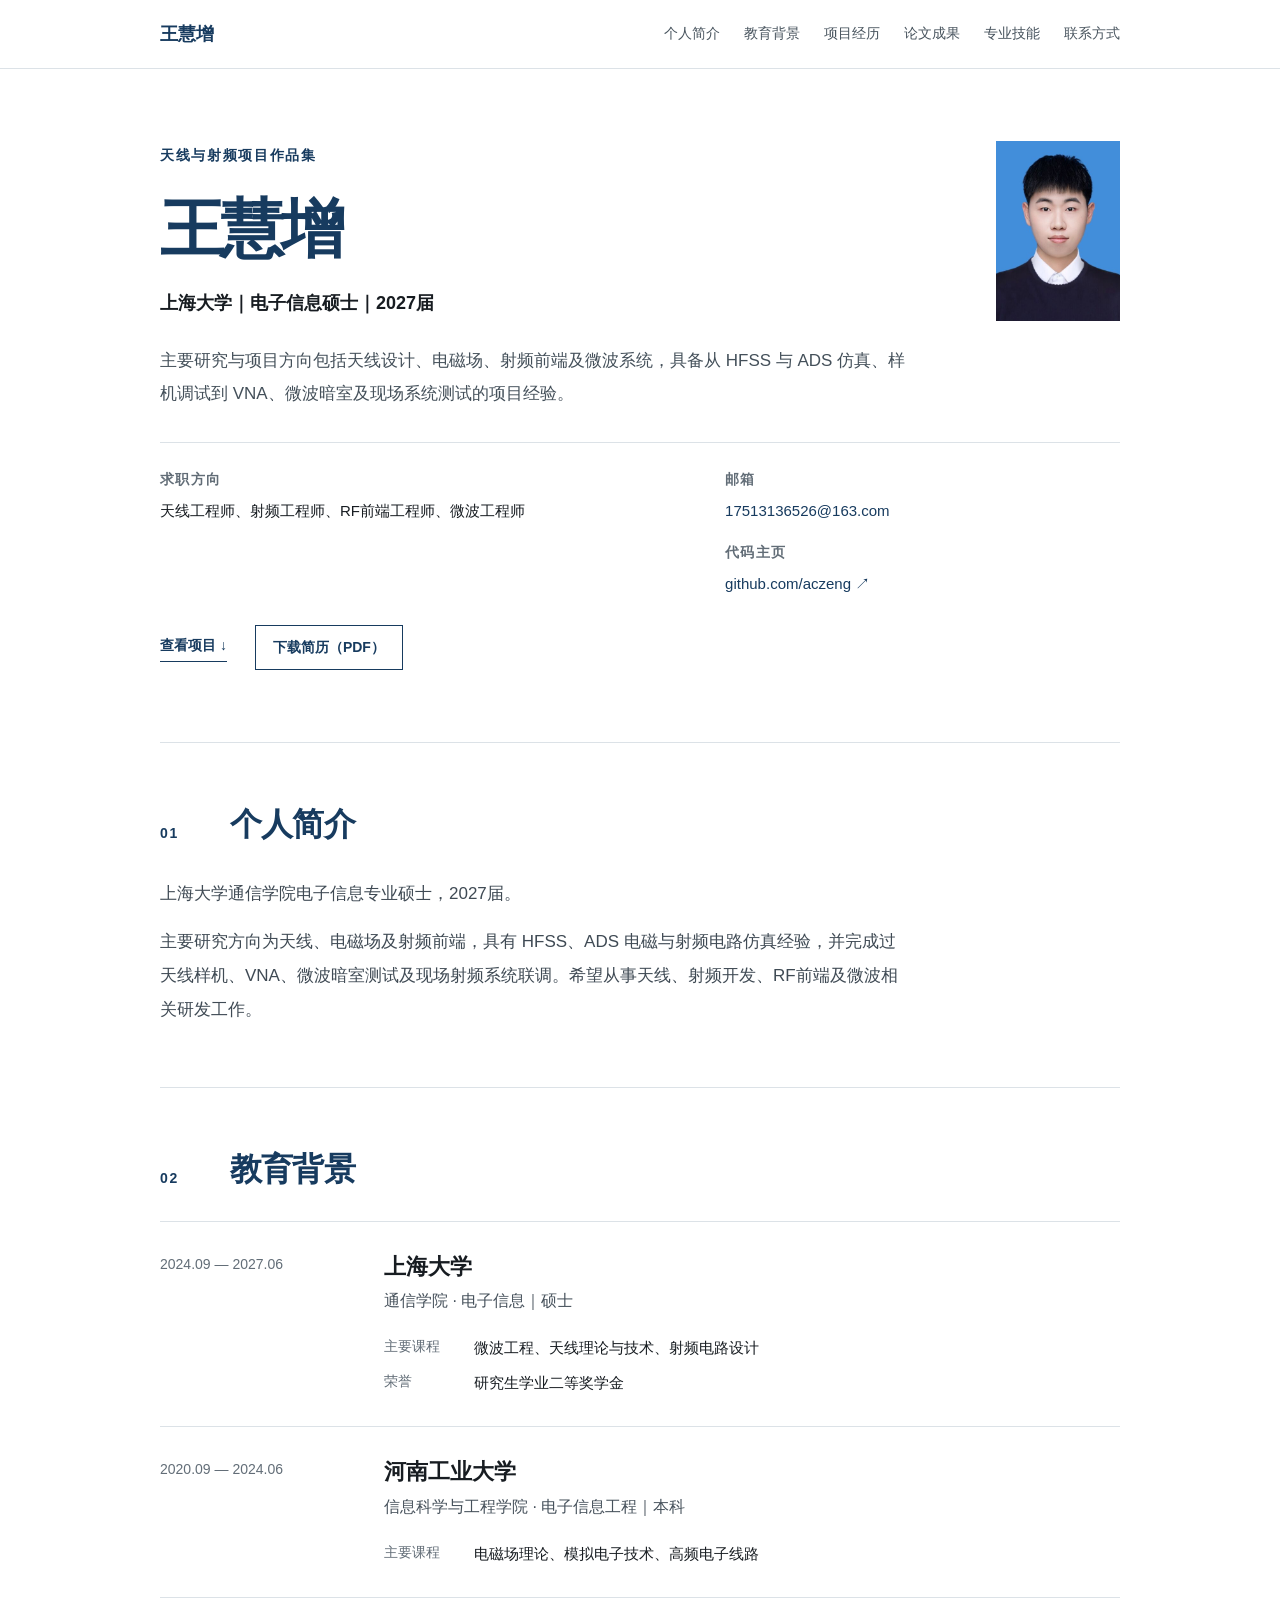
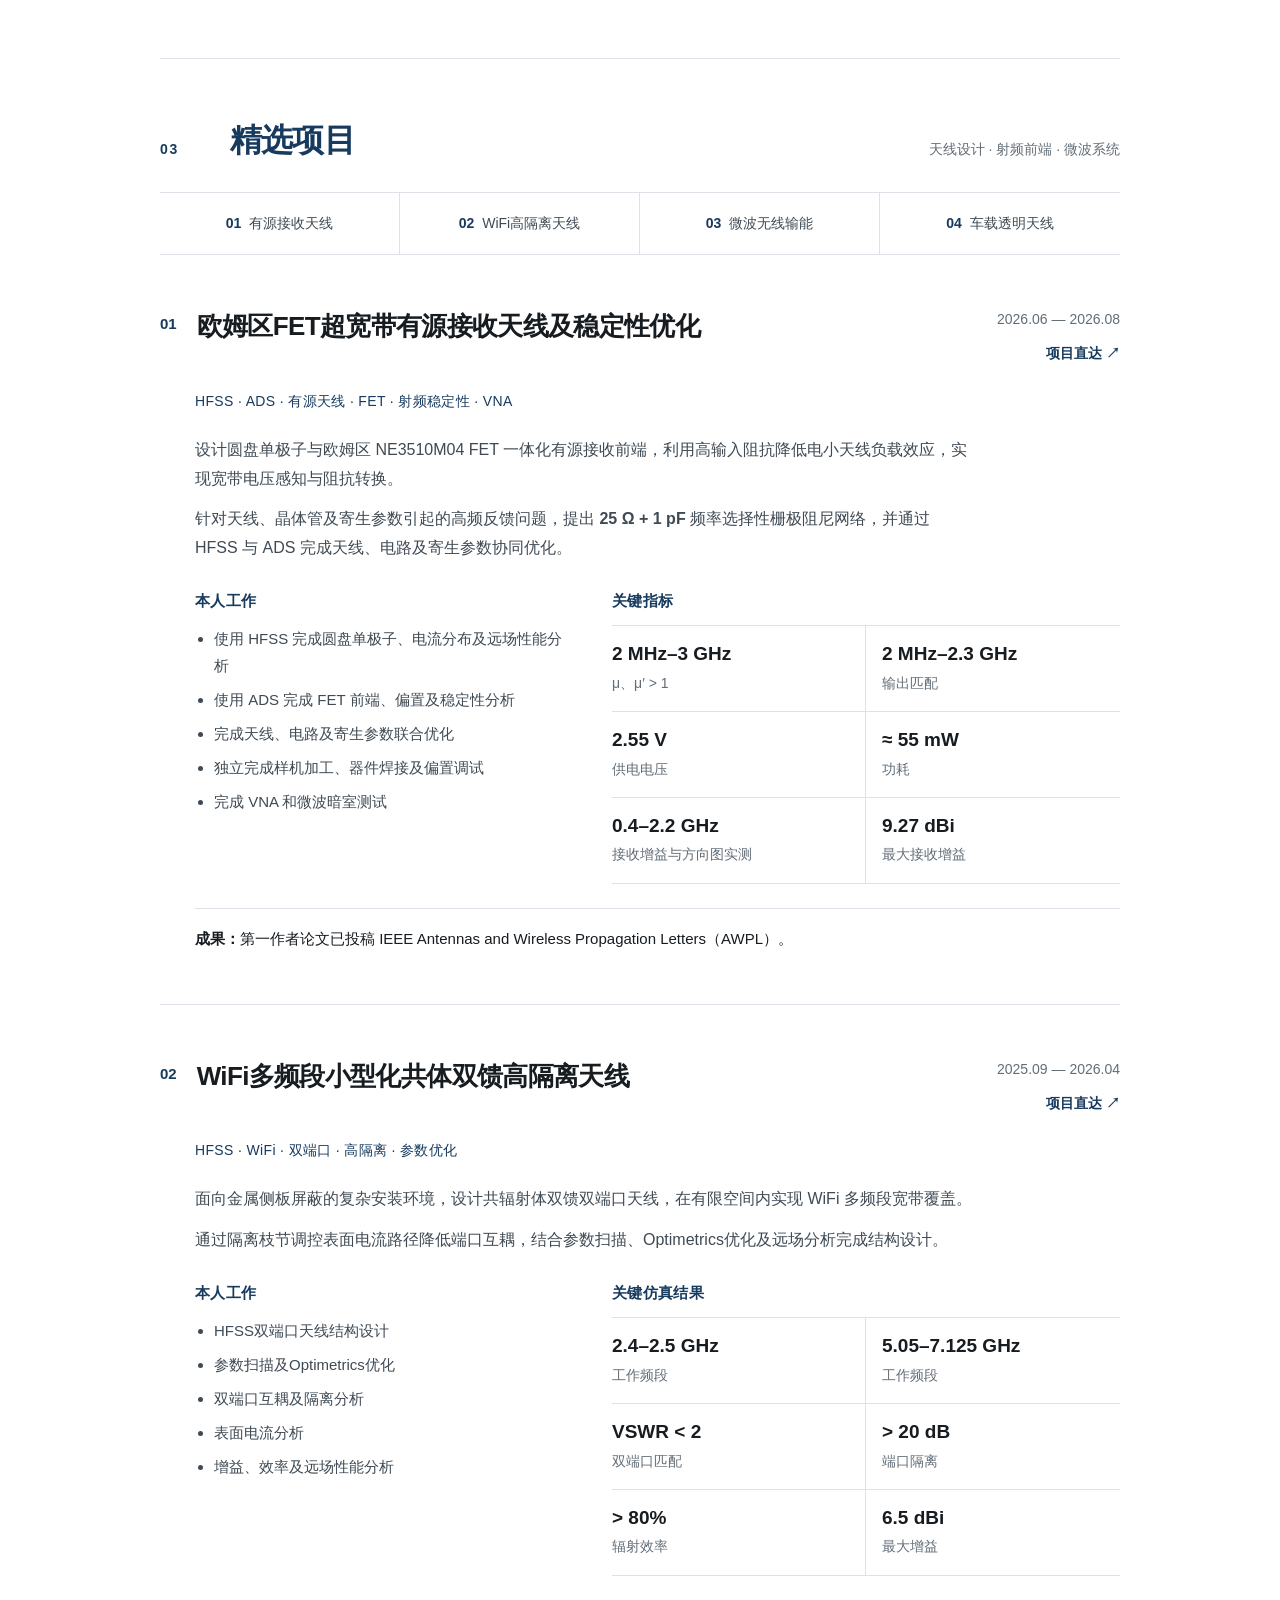
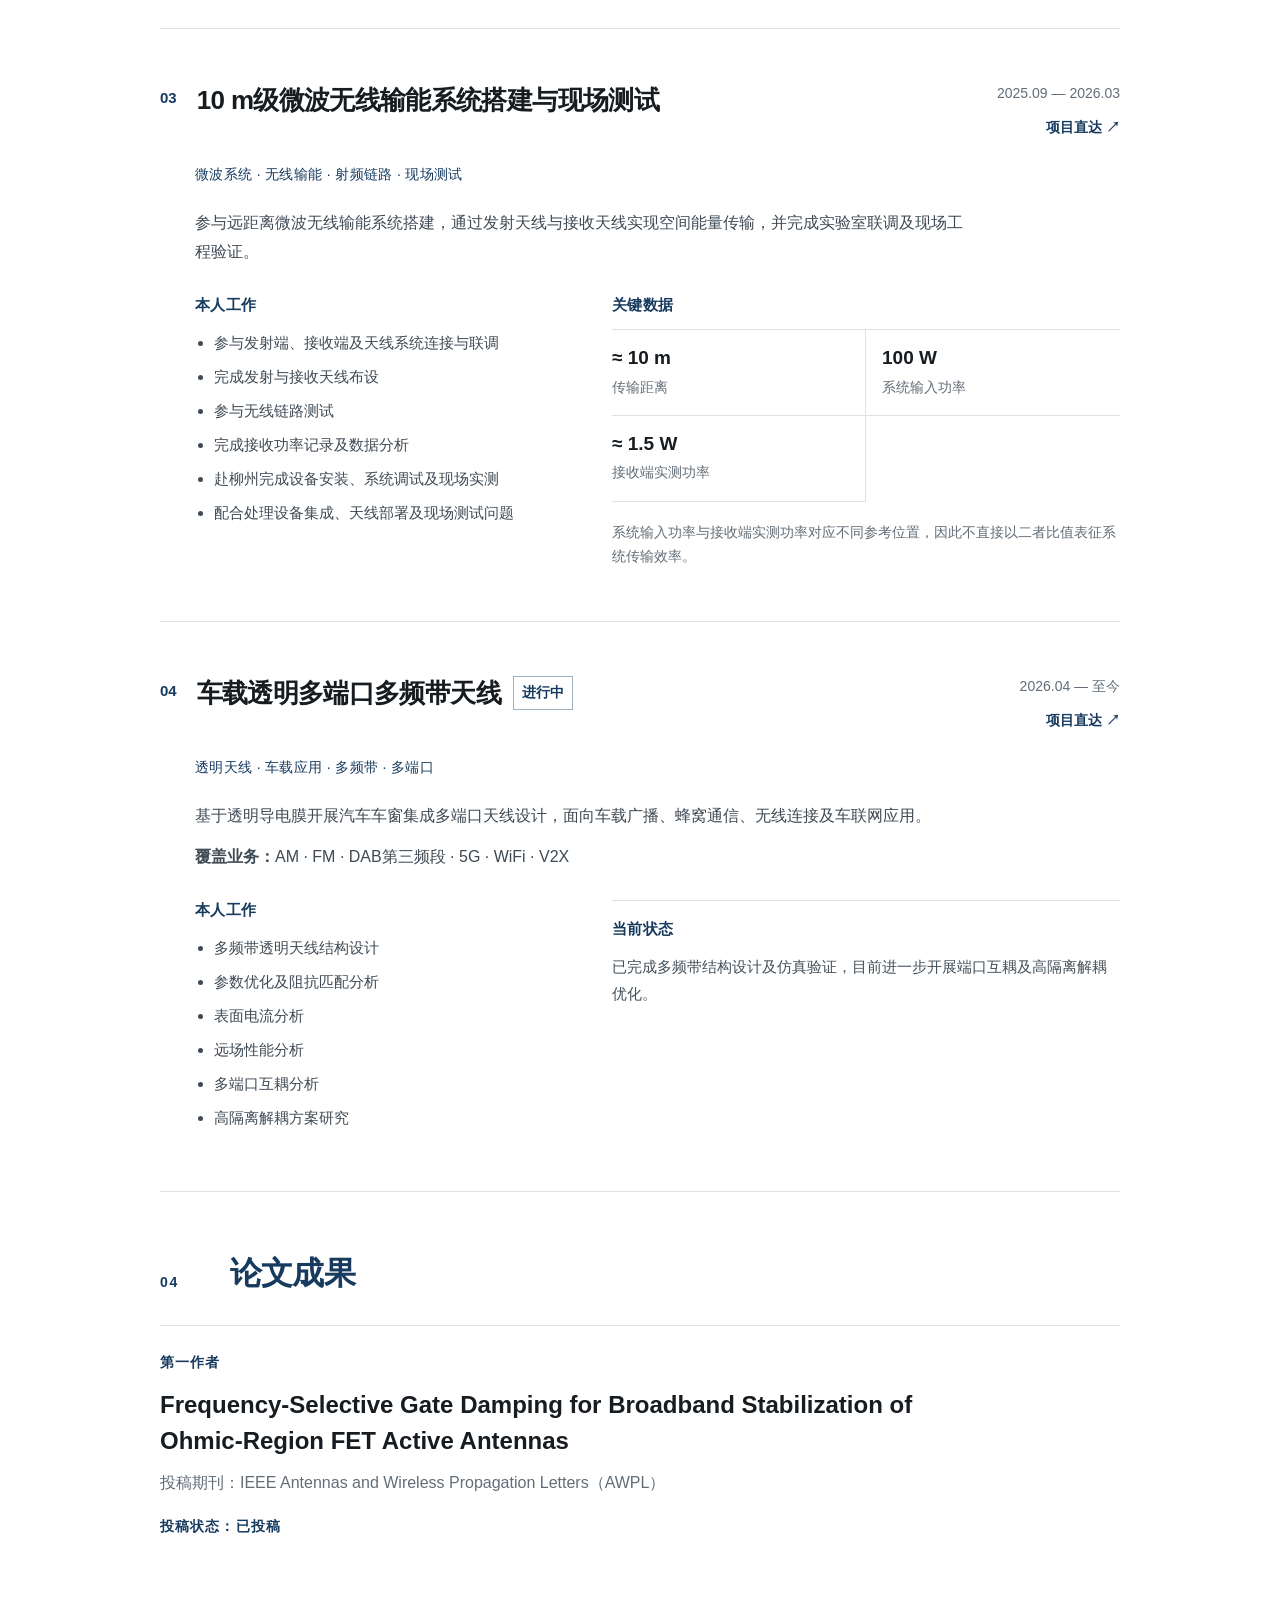
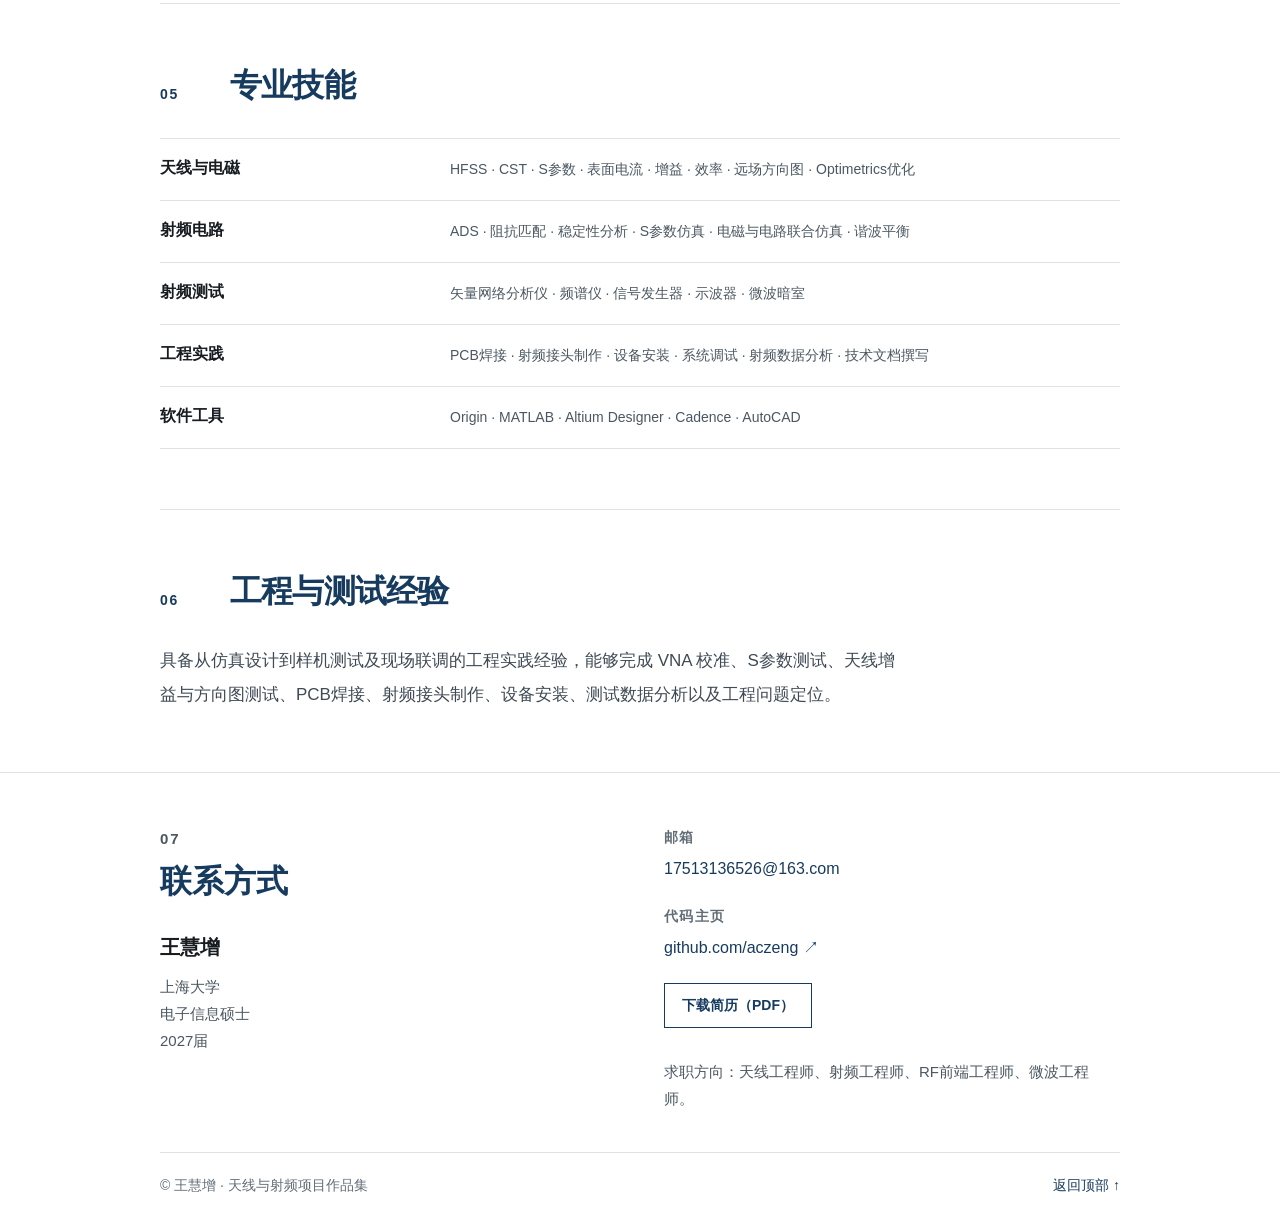
<file: index.html>
<!doctype html>
<html lang="zh-CN">
<head>
  <meta charset="UTF-8">
  <meta name="viewport" content="width=device-width, initial-scale=1">
  <meta name="description" content="王慧增，上海大学电子信息硕士，2027届。项目方向包括天线设计、射频前端、微波无线输能及车载多频带天线。">
  <meta property="og:title" content="王慧增｜天线与射频项目作品集">
  <meta property="og:description" content="王慧增，上海大学电子信息硕士，2027届。项目方向包括天线设计、射频前端、微波无线输能及车载多频带天线。">
  <meta property="og:type" content="website">
  <meta property="og:url" content="https://aczeng.github.io/antenna-rf-portfolio/">
  <meta name="theme-color" content="#173b5f">
  <title>王慧增｜天线与射频项目作品集</title>
  <link rel="stylesheet" href="资源/样式/网站样式.css">
</head>
<body id="top">
  <a class="skip-link" href="#main">跳至正文</a>
  <header class="site-header">
    <div class="header-inner">
      <a class="brand" href="#top">王慧增</a>
      <nav aria-label="主导航">
        <a href="#about">个人简介</a><a href="#education">教育背景</a><a href="#projects">项目经历</a><a href="#publication">论文成果</a><a href="#skills">专业技能</a><a href="#contact">联系方式</a>
      </nav>
    </div>
  </header>
  <main id="main">
    <section class="hero container" aria-labelledby="hero-title">
      <div class="hero-identity">
        <div>
          <p class="section-label">天线与射频项目作品集</p>
          <h1 id="hero-title">王慧增</h1>
          <p class="hero-degree">上海大学｜电子信息硕士｜2027届</p>
        </div>
        <img class="portrait" src="资源/图片/王慧增证件照.jpg" alt="王慧增证件照" width="390" height="567">
      </div>
      <p class="hero-intro">主要研究与项目方向包括天线设计、电磁场、射频前端及微波系统，具备从 HFSS 与 ADS 仿真、样机调试到 VNA、微波暗室及现场系统测试的项目经验。</p>
      <div class="hero-meta">
        <div><span>求职方向</span><p>天线工程师、射频工程师、RF前端工程师、微波工程师</p></div>
        <div class="hero-links">
          <a href="mailto:17513136526@163.com"><span>邮箱</span>17513136526@163.com</a>
          <a href="https://github.com/aczeng"><span>代码主页</span>github.com/aczeng ↗</a>
        </div>
      </div>
      <div class="hero-actions">
        <a class="text-link" href="#projects">查看项目 ↓</a>
        <a class="resume-link" href="资源/简历/王慧增简历.pdf" download="王慧增简历.pdf">下载简历（PDF）</a>
      </div>
    </section>

    <section class="section container" id="about">
      <div class="section-heading"><p class="section-label">01</p><h2>个人简介</h2></div>
      <div class="narrow-copy">
        <p>上海大学通信学院电子信息专业硕士，2027届。</p>
        <p>主要研究方向为天线、电磁场及射频前端，具有 HFSS、ADS 电磁与射频电路仿真经验，并完成过天线样机、VNA、微波暗室测试及现场射频系统联调。希望从事天线、射频开发、RF前端及微波相关研发工作。</p>
      </div>
    </section>

    <section class="section container" id="education">
      <div class="section-heading"><p class="section-label">02</p><h2>教育背景</h2></div>
      <div class="education-list">
        <article>
          <time datetime="2024-09">2024.09 — 2027.06</time>
          <div><h3>上海大学</h3><p class="education-degree">通信学院 · 电子信息｜硕士</p><dl class="education-details"><div><dt>主要课程</dt><dd>微波工程、天线理论与技术、射频电路设计</dd></div><div><dt>荣誉</dt><dd>研究生学业二等奖学金</dd></div></dl></div>
        </article>
        <article>
          <time datetime="2020-09">2020.09 — 2024.06</time>
          <div><h3>河南工业大学</h3><p class="education-degree">信息科学与工程学院 · 电子信息工程｜本科</p><dl class="education-details"><div><dt>主要课程</dt><dd>电磁场理论、模拟电子技术、高频电子线路</dd></div></dl></div>
        </article>
      </div>
    </section>

    <section class="section container" id="projects">
      <div class="section-heading"><p class="section-label">03</p><h2>精选项目</h2><p>天线设计 · 射频前端 · 微波系统</p></div>
      <nav class="project-nav" aria-label="项目快速入口">
        <a href="#active-antenna"><span>01</span> 有源接收天线</a><a href="#wifi-antenna"><span>02</span> WiFi高隔离天线</a><a href="#microwave-wpt"><span>03</span> 微波无线输能</a><a href="#vehicle-antenna"><span>04</span> 车载透明天线</a>
      </nav>

      <article class="project" id="active-antenna">
        <header class="project-header">
          <div class="project-title"><p class="project-number">01</p><div><h3>欧姆区FET超宽带有源接收天线及稳定性优化</h3></div></div>
          <div class="project-meta"><time datetime="2026-06">2026.06 — 2026.08</time><a href="#active-antenna" aria-label="FET有源天线项目直达链接" title="点击定位本项目，可复制地址栏链接用于投递">项目直达 ↗</a></div>
        </header>
        <p class="keywords">HFSS · ADS · 有源天线 · FET · 射频稳定性 · VNA</p>
        <div class="project-copy"><p>设计圆盘单极子与欧姆区 NE3510M04 FET 一体化有源接收前端，利用高输入阻抗降低电小天线负载效应，实现宽带电压感知与阻抗转换。</p><p>针对天线、晶体管及寄生参数引起的高频反馈问题，提出 <strong>25 Ω + 1 pF</strong> 频率选择性栅极阻尼网络，并通过 HFSS 与 ADS 完成天线、电路及寄生参数协同优化。</p></div>
        <div class="project-detail-grid">
          <div><h4>本人工作</h4><ul><li>使用 HFSS 完成圆盘单极子、电流分布及远场性能分析</li><li>使用 ADS 完成 FET 前端、偏置及稳定性分析</li><li>完成天线、电路及寄生参数联合优化</li><li>独立完成样机加工、器件焊接及偏置调试</li><li>完成 VNA 和微波暗室测试</li></ul></div>
          <div><h4>关键指标</h4><dl class="metric-grid"><div><dt>2 MHz–3 GHz</dt><dd>μ、μ′ &gt; 1</dd></div><div><dt>2 MHz–2.3 GHz</dt><dd>输出匹配</dd></div><div><dt>2.55 V</dt><dd>供电电压</dd></div><div><dt>≈ 55 mW</dt><dd>功耗</dd></div><div><dt>0.4–2.2 GHz</dt><dd>接收增益与方向图实测</dd></div><div><dt>9.27 dBi</dt><dd>最大接收增益</dd></div></dl></div>
        </div>
        <p class="project-outcome"><strong>成果：</strong>第一作者论文已投稿 IEEE Antennas and Wireless Propagation Letters（AWPL）。</p>
      </article>

      <article class="project" id="wifi-antenna">
        <header class="project-header">
          <div class="project-title"><p class="project-number">02</p><div><h3>WiFi多频段小型化共体双馈高隔离天线</h3></div></div>
          <div class="project-meta"><time datetime="2025-09">2025.09 — 2026.04</time><a href="#wifi-antenna" aria-label="WiFi高隔离天线项目直达链接" title="点击定位本项目，可复制地址栏链接用于投递">项目直达 ↗</a></div>
        </header>
        <p class="keywords">HFSS · WiFi · 双端口 · 高隔离 · 参数优化</p>
        <div class="project-copy"><p>面向金属侧板屏蔽的复杂安装环境，设计共辐射体双馈双端口天线，在有限空间内实现 WiFi 多频段宽带覆盖。</p><p>通过隔离枝节调控表面电流路径降低端口互耦，结合参数扫描、Optimetrics优化及远场分析完成结构设计。</p></div>
        <div class="project-detail-grid">
          <div><h4>本人工作</h4><ul><li>HFSS双端口天线结构设计</li><li>参数扫描及Optimetrics优化</li><li>双端口互耦及隔离分析</li><li>表面电流分析</li><li>增益、效率及远场性能分析</li></ul></div>
          <div><h4>关键仿真结果</h4><dl class="metric-grid"><div><dt>2.4–2.5 GHz</dt><dd>工作频段</dd></div><div><dt>5.05–7.125 GHz</dt><dd>工作频段</dd></div><div><dt>VSWR &lt; 2</dt><dd>双端口匹配</dd></div><div><dt>&gt; 20 dB</dt><dd>端口隔离</dd></div><div><dt>&gt; 80%</dt><dd>辐射效率</dd></div><div><dt>6.5 dBi</dt><dd>最大增益</dd></div></dl></div>
        </div>
      </article>

      <article class="project" id="microwave-wpt">
        <header class="project-header">
          <div class="project-title"><p class="project-number">03</p><div><h3>10 m级微波无线输能系统搭建与现场测试</h3></div></div>
          <div class="project-meta"><time datetime="2025-09">2025.09 — 2026.03</time><a href="#microwave-wpt" aria-label="微波无线输能项目直达链接" title="点击定位本项目，可复制地址栏链接用于投递">项目直达 ↗</a></div>
        </header>
        <p class="keywords">微波系统 · 无线输能 · 射频链路 · 现场测试</p>
        <div class="project-copy"><p>参与远距离微波无线输能系统搭建，通过发射天线与接收天线实现空间能量传输，并完成实验室联调及现场工程验证。</p></div>
        <div class="project-detail-grid">
          <div><h4>本人工作</h4><ul><li>参与发射端、接收端及天线系统连接与联调</li><li>完成发射与接收天线布设</li><li>参与无线链路测试</li><li>完成接收功率记录及数据分析</li><li>赴柳州完成设备安装、系统调试及现场实测</li><li>配合处理设备集成、天线部署及现场测试问题</li></ul></div>
          <div><h4>关键数据</h4><dl class="metric-grid"><div><dt>≈ 10 m</dt><dd>传输距离</dd></div><div><dt>100 W</dt><dd>系统输入功率</dd></div><div><dt>≈ 1.5 W</dt><dd>接收端实测功率</dd></div></dl><p class="note">系统输入功率与接收端实测功率对应不同参考位置，因此不直接以二者比值表征系统传输效率。</p></div>
        </div>
      </article>

      <article class="project" id="vehicle-antenna">
        <header class="project-header">
          <div class="project-title"><p class="project-number">04</p><div><div class="title-line"><h3>车载透明多端口多频带天线</h3><span class="status">进行中</span></div></div></div>
          <div class="project-meta"><time datetime="2026-04">2026.04 — 至今</time><a href="#vehicle-antenna" aria-label="车载透明天线项目直达链接" title="点击定位本项目，可复制地址栏链接用于投递">项目直达 ↗</a></div>
        </header>
        <p class="keywords">透明天线 · 车载应用 · 多频带 · 多端口</p>
        <div class="project-copy"><p>基于透明导电膜开展汽车车窗集成多端口天线设计，面向车载广播、蜂窝通信、无线连接及车联网应用。</p><p><strong>覆盖业务：</strong>AM · FM · DAB第三频段 · 5G · WiFi · V2X</p></div>
        <div class="project-detail-grid">
          <div><h4>本人工作</h4><ul><li>多频带透明天线结构设计</li><li>参数优化及阻抗匹配分析</li><li>表面电流分析</li><li>远场性能分析</li><li>多端口互耦分析</li><li>高隔离解耦方案研究</li></ul></div>
          <div class="project-state"><h4>当前状态</h4><p>已完成多频带结构设计及仿真验证，目前进一步开展端口互耦及高隔离解耦优化。</p></div>
        </div>
      </article>
    </section>

    <section class="section container" id="publication">
      <div class="section-heading"><p class="section-label">04</p><h2>论文成果</h2></div>
      <article class="publication"><p class="publication-role">第一作者</p><h3 lang="en">Frequency-Selective Gate Damping for Broadband Stabilization of Ohmic-Region FET Active Antennas</h3><p>投稿期刊：<span lang="en">IEEE Antennas and Wireless Propagation Letters</span>（AWPL）</p><p class="publication-status">投稿状态：已投稿</p></article>
    </section>

    <section class="section container" id="skills">
      <div class="section-heading"><p class="section-label">05</p><h2>专业技能</h2></div>
      <div class="skill-list">
        <article><h3>天线与电磁</h3><p>HFSS · CST · S参数 · 表面电流 · 增益 · 效率 · 远场方向图 · Optimetrics优化</p></article>
        <article><h3>射频电路</h3><p>ADS · 阻抗匹配 · 稳定性分析 · S参数仿真 · 电磁与电路联合仿真 · 谐波平衡</p></article>
        <article><h3>射频测试</h3><p>矢量网络分析仪 · 频谱仪 · 信号发生器 · 示波器 · 微波暗室</p></article>
        <article><h3>工程实践</h3><p>PCB焊接 · 射频接头制作 · 设备安装 · 系统调试 · 射频数据分析 · 技术文档撰写</p></article>
        <article><h3>软件工具</h3><p>Origin · MATLAB · Altium Designer · Cadence · AutoCAD</p></article>
      </div>
    </section>

    <section class="section container" id="engineering">
      <div class="section-heading"><p class="section-label">06</p><h2>工程与测试经验</h2></div>
      <p class="narrow-copy">具备从仿真设计到样机测试及现场联调的工程实践经验，能够完成 VNA 校准、S参数测试、天线增益与方向图测试、PCB焊接、射频接头制作、设备安装、测试数据分析以及工程问题定位。</p>
    </section>
  </main>

  <footer id="contact">
    <div class="container contact-layout">
      <div><p class="section-label">07</p><h2>联系方式</h2><p class="contact-name">王慧增</p><p>上海大学<br>电子信息硕士<br>2027届</p></div>
      <div class="contact-links"><a href="mailto:17513136526@163.com"><span>邮箱</span>17513136526@163.com</a><a href="https://github.com/aczeng"><span>代码主页</span>github.com/aczeng ↗</a><a class="resume-link" href="资源/简历/王慧增简历.pdf" download="王慧增简历.pdf">下载简历（PDF）</a><p>求职方向：天线工程师、射频工程师、RF前端工程师、微波工程师。</p></div>
    </div>
    <div class="container footer-bottom"><span>© 王慧增 · 天线与射频项目作品集</span><a href="#top">返回顶部 ↑</a></div>
  </footer>
</body>
</html>
</file>
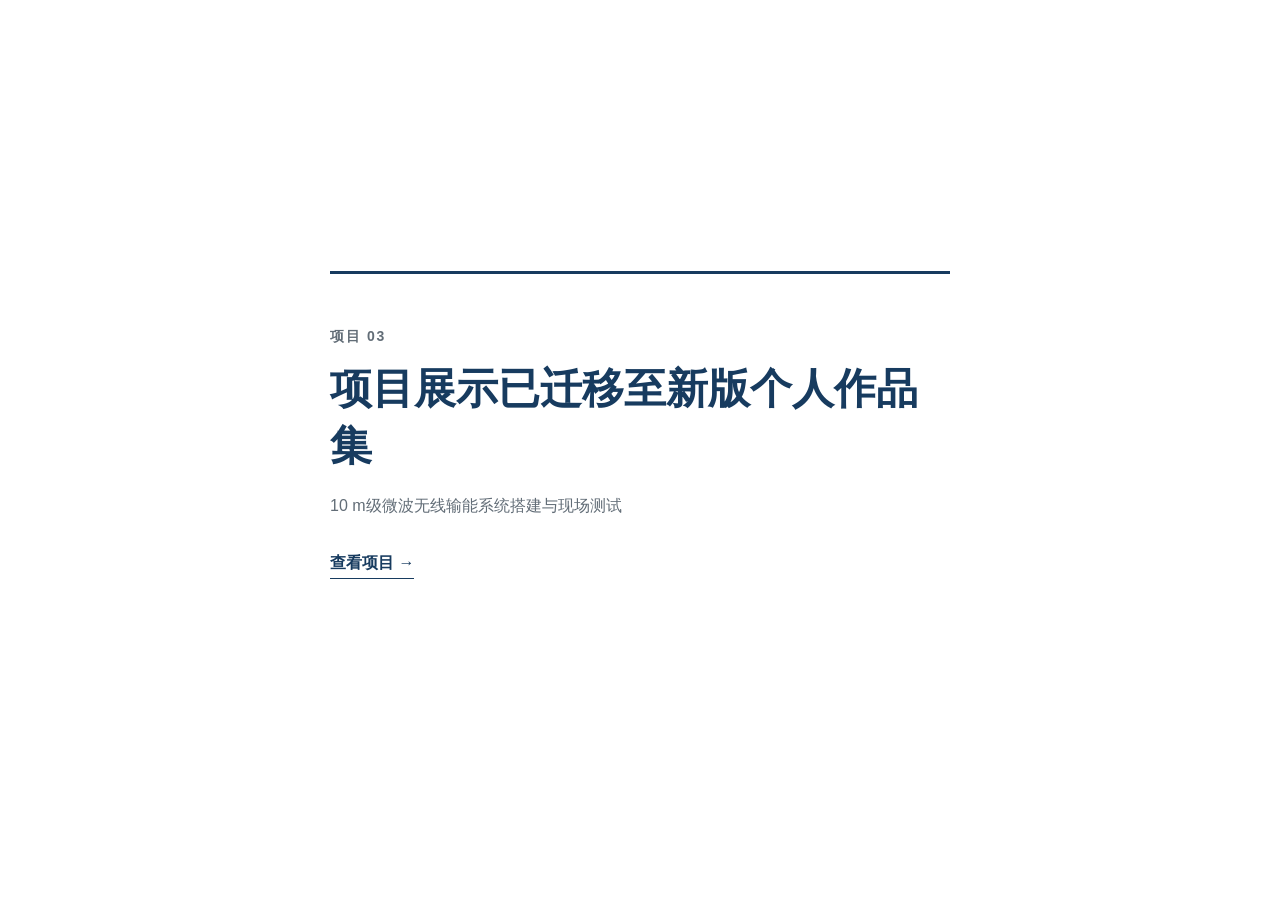
<file: 项目/微波无线输能.html>
<!doctype html>
<html lang="zh-CN"><head><meta charset="UTF-8"><meta name="viewport" content="width=device-width,initial-scale=1"><meta name="robots" content="noindex"><title>10 m级微波无线输能系统｜王慧增</title><link rel="stylesheet" href="../资源/样式/网站样式.css"><style>.legacy{min-height:100vh;display:grid;place-items:center}.legacy-box{max-width:620px;padding:50px 0;border-top:3px solid #173b5f}.legacy h1{margin:12px 0 18px;font-size:clamp(28px,5vw,42px);color:#173b5f}.legacy p{color:#626d77}.legacy a{display:inline-block;margin-top:28px;color:#173b5f;font-weight:700;border-bottom:1px solid}</style></head><body><main class="legacy container"><div class="legacy-box"><p class="section-label">项目 03</p><h1>项目展示已迁移至新版个人作品集</h1><p>10 m级微波无线输能系统搭建与现场测试</p><a href="../index.html#microwave-wpt">查看项目 →</a></div></main></body></html>
</file>
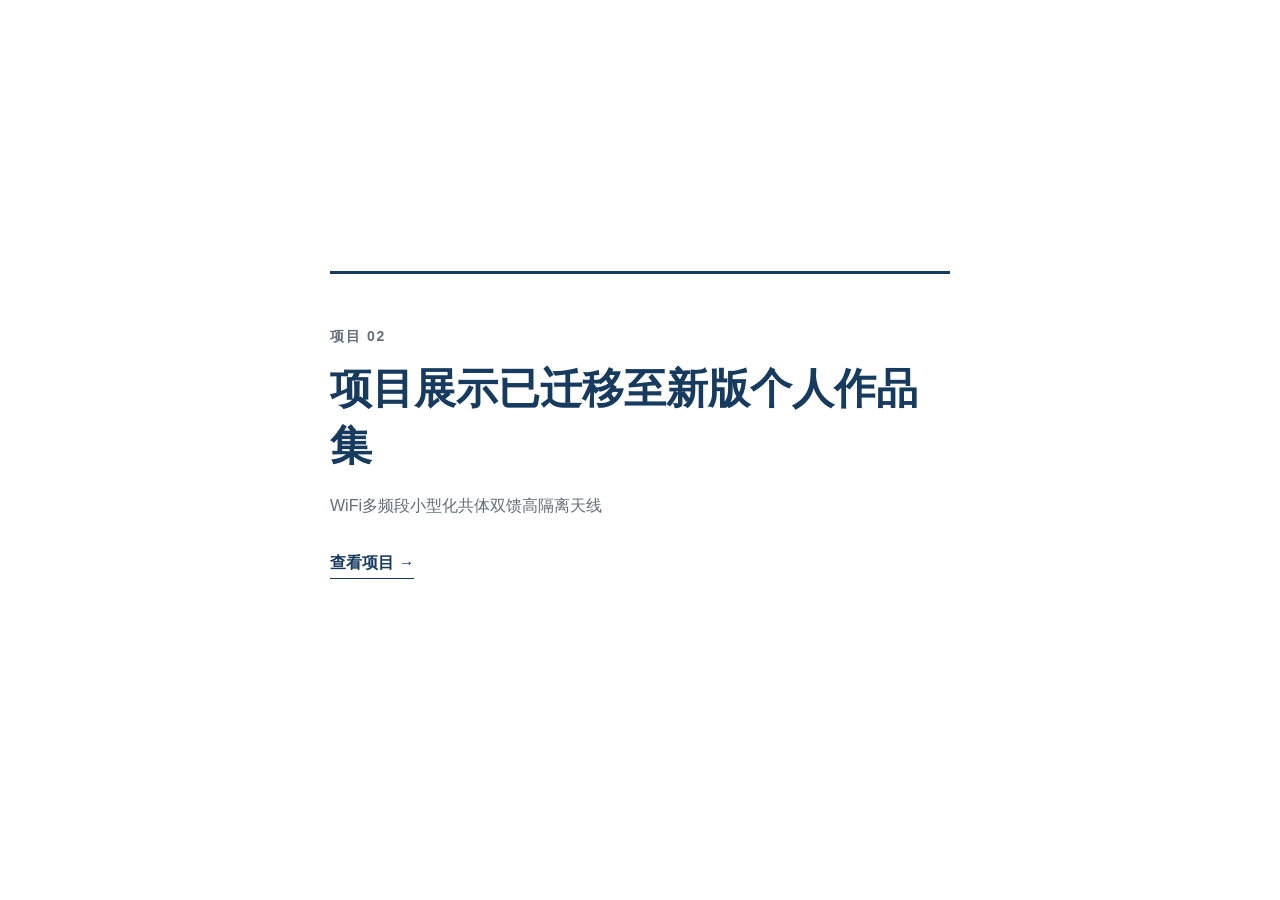
<file: 项目/无线网络高隔离天线.html>
<!doctype html>
<html lang="zh-CN"><head><meta charset="UTF-8"><meta name="viewport" content="width=device-width,initial-scale=1"><meta name="robots" content="noindex"><title>WiFi多频段高隔离天线｜王慧增</title><link rel="stylesheet" href="../资源/样式/网站样式.css"><style>.legacy{min-height:100vh;display:grid;place-items:center}.legacy-box{max-width:620px;padding:50px 0;border-top:3px solid #173b5f}.legacy h1{margin:12px 0 18px;font-size:clamp(28px,5vw,42px);color:#173b5f}.legacy p{color:#626d77}.legacy a{display:inline-block;margin-top:28px;color:#173b5f;font-weight:700;border-bottom:1px solid}</style></head><body><main class="legacy container"><div class="legacy-box"><p class="section-label">项目 02</p><h1>项目展示已迁移至新版个人作品集</h1><p>WiFi多频段小型化共体双馈高隔离天线</p><a href="../index.html#wifi-antenna">查看项目 →</a></div></main></body></html>
</file>
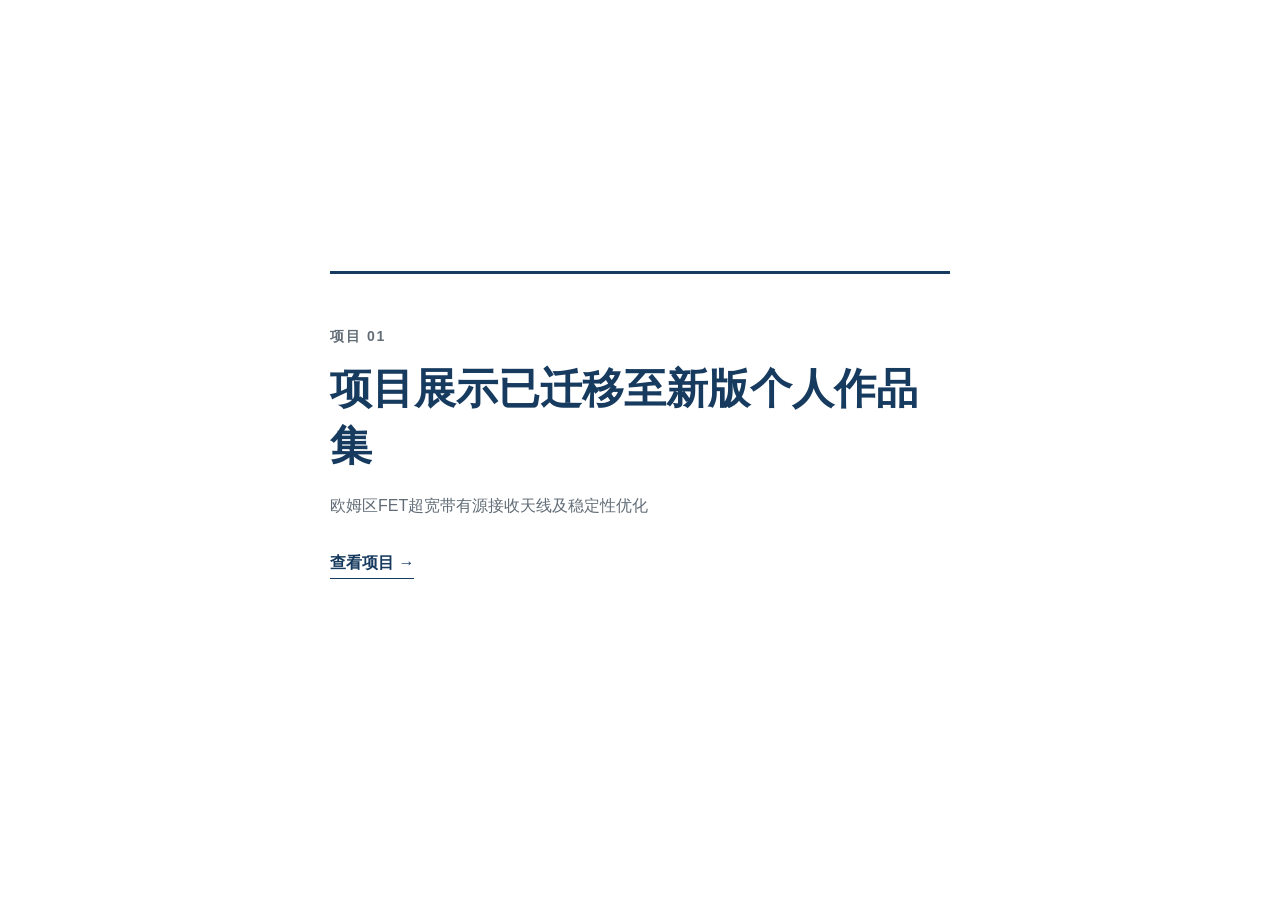
<file: 项目/有源接收天线.html>
<!doctype html>
<html lang="zh-CN"><head><meta charset="UTF-8"><meta name="viewport" content="width=device-width,initial-scale=1"><meta name="robots" content="noindex"><title>欧姆区FET超宽带有源接收天线｜王慧增</title><link rel="stylesheet" href="../资源/样式/网站样式.css"><style>.legacy{min-height:100vh;display:grid;place-items:center}.legacy-box{max-width:620px;padding:50px 0;border-top:3px solid #173b5f}.legacy h1{margin:12px 0 18px;font-size:clamp(28px,5vw,42px);color:#173b5f}.legacy p{color:#626d77}.legacy a{display:inline-block;margin-top:28px;color:#173b5f;font-weight:700;border-bottom:1px solid}</style></head><body><main class="legacy container"><div class="legacy-box"><p class="section-label">项目 01</p><h1>项目展示已迁移至新版个人作品集</h1><p>欧姆区FET超宽带有源接收天线及稳定性优化</p><a href="../index.html#active-antenna">查看项目 →</a></div></main></body></html>
</file>
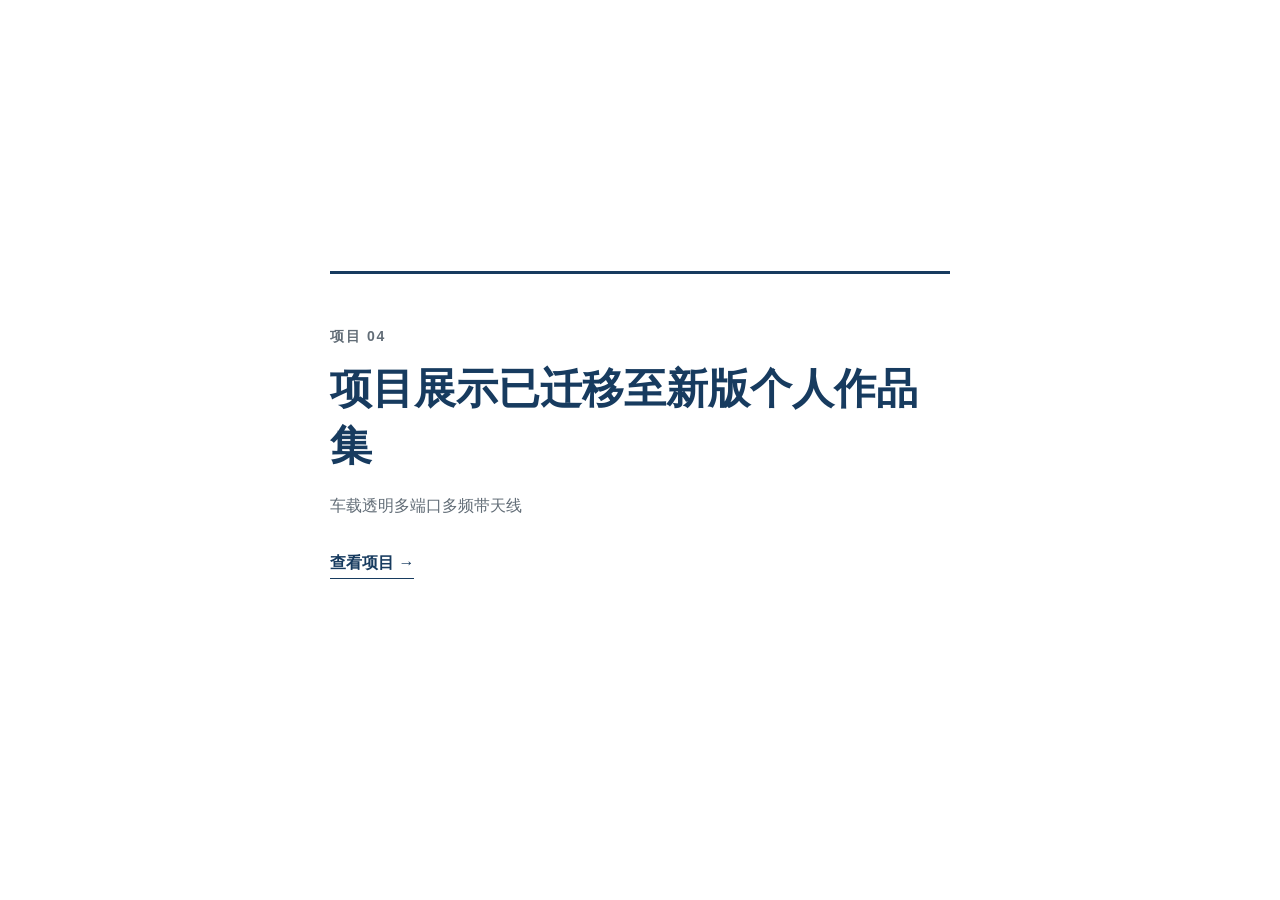
<file: 项目/车载透明天线.html>
<!doctype html>
<html lang="zh-CN"><head><meta charset="UTF-8"><meta name="viewport" content="width=device-width,initial-scale=1"><meta name="robots" content="noindex"><title>车载透明多端口多频带天线｜王慧增</title><link rel="stylesheet" href="../资源/样式/网站样式.css"><style>.legacy{min-height:100vh;display:grid;place-items:center}.legacy-box{max-width:620px;padding:50px 0;border-top:3px solid #173b5f}.legacy h1{margin:12px 0 18px;font-size:clamp(28px,5vw,42px);color:#173b5f}.legacy p{color:#626d77}.legacy a{display:inline-block;margin-top:28px;color:#173b5f;font-weight:700;border-bottom:1px solid}</style></head><body><main class="legacy container"><div class="legacy-box"><p class="section-label">项目 04</p><h1>项目展示已迁移至新版个人作品集</h1><p>车载透明多端口多频带天线</p><a href="../index.html#vehicle-antenna">查看项目 →</a></div></main></body></html>
</file>
<file: 资源/样式/网站样式.css>
/* 统一颜色与内容宽度 */
:root {
  --navy: #173b5f;
  --ink: #171c21;
  --muted: #626d77;
  --line: #dce2e7;
  --max: 960px;
}
* { box-sizing: border-box; }
html { scroll-padding-top: 88px; }
body {
  margin: 0;
  background: #fff;
  color: var(--ink);
  font-family: Arial, "Microsoft YaHei", "Noto Sans SC", sans-serif;
  font-size: 16px;
  line-height: 1.8;
  -webkit-font-smoothing: antialiased;
}
a { color: inherit; text-decoration: none; }
a:hover { color: var(--navy); }
a:focus-visible { outline: 2px solid var(--navy); outline-offset: 5px; }
h1, h2, h3, h4, p, ul, dl, dd { margin: 0; }
h1, h2, h3, h4 { line-height: 1.35; }
strong { font-weight: 700; }
.container, .header-inner { width: min(100% - 48px, var(--max)); margin-inline: auto; }
.skip-link { position: fixed; top: -80px; left: 20px; z-index: 100; padding: 10px 16px; background: var(--navy); color: #fff; }
.skip-link:focus { top: 12px; color: #fff; }

/* 导航和首屏 */
.site-header { position: sticky; top: 0; z-index: 20; border-bottom: 1px solid var(--line); background: #fff; }
.header-inner { min-height: 68px; display: flex; align-items: center; justify-content: space-between; gap: 28px; }
.brand { color: var(--navy); font-size: 18px; font-weight: 700; white-space: nowrap; }
.site-header nav { display: flex; flex-wrap: wrap; justify-content: flex-end; gap: 8px 24px; font-size: 14px; color: #48545e; }
.site-header nav a { padding: 5px 0; border-bottom: 1px solid transparent; }
.site-header nav a:hover { border-color: var(--navy); }
.section-label { color: var(--navy); font-size: 14px; font-weight: 700; letter-spacing: .12em; text-transform: uppercase; }
.hero { padding-block: 72px; display: flex; flex-direction: column; }
.hero-identity { display: grid; grid-template-columns: minmax(0,1fr) 124px; align-items: center; gap: 36px; }
.portrait { display: block; width: 124px; height: auto; max-width: 100%; }
.hero-actions { display: flex; flex-wrap: wrap; align-items: center; gap: 18px 28px; margin-top: 28px; }
.hero-actions .text-link { margin-top: 0; align-self: center; }
.resume-link { display: inline-block; padding: 9px 17px; border: 1px solid var(--navy); color: var(--navy); font-size: 14px; font-weight: 700; }
.resume-link:hover { background: #f4f7fa; }
.hero h1 { margin-top: 18px; color: var(--navy); font-size: clamp(44px, 7vw, 64px); letter-spacing: -.055em; }
.hero-degree { margin-top: 14px; font-size: 18px; font-weight: 600; }
.hero-intro { max-width: 760px; margin-top: 24px; color: #44505a; font-size: 17px; line-height: 1.9; }
.hero-meta { margin-top: 32px; padding-top: 24px; border-top: 1px solid var(--line); display: grid; grid-template-columns: minmax(0,1.35fr) minmax(0,1fr); gap: 32px; }
.hero-meta span, .contact-links span { display: block; margin-bottom: 5px; color: var(--muted); font-size: 14px; font-weight: 700; letter-spacing: .1em; text-transform: uppercase; }
.hero-meta p { font-size: 15px; }
.hero-links { display: grid; gap: 16px; }
.hero-links a { color: var(--navy); font-size: 15px; overflow-wrap: anywhere; }
.text-link { align-self: flex-start; margin-top: 28px; padding-bottom: 3px; border-bottom: 1px solid var(--navy); color: var(--navy); font-size: 14px; font-weight: 700; }

/* 简介、教育与模块标题 */
.section { padding-block: 60px; border-top: 1px solid var(--line); }
.section-heading { display: grid; grid-template-columns: 52px minmax(0,1fr) auto; align-items: end; gap: 18px; margin-bottom: 30px; }
.section-heading h2 { color: var(--navy); font-size: 32px; letter-spacing: -.025em; }
.section-heading > p:last-child:not(:first-child) { color: var(--muted); font-size: 14px; }
.narrow-copy { max-width: 750px; color: #3f4a54; font-size: 17px; line-height: 2; }
.narrow-copy p + p { margin-top: 14px; }
.education-list { border-top: 1px solid var(--line); }
.education-list article { display: grid; grid-template-columns: 190px minmax(0,1fr); gap: 34px; padding: 30px 0; border-bottom: 1px solid var(--line); }
.education-list time { color: var(--muted); font-size: 14px; font-variant-numeric: tabular-nums; }
.education-list h3 { font-size: 22px; }
.education-degree { margin-top: 6px; color: #46515b; }
.education-details { margin-top: 18px; display: grid; gap: 8px; }
.education-details div { display: grid; grid-template-columns: 76px minmax(0,1fr); gap: 14px; }
.education-details dt { color: var(--muted); font-size: 14px; }
.education-details dd { font-size: 15px; }

/* 四个项目：文字工作清单与数字指标 */
.project-nav { display: grid; grid-template-columns: repeat(4,minmax(0,1fr)); border-block: 1px solid var(--line); }
.project-nav a { padding: 18px 14px; color: #3f4a53; font-size: 14px; text-align: center; border-right: 1px solid var(--line); }
.project-nav a:last-child { border-right: 0; }
.project-nav span { color: var(--navy); font-weight: 700; margin-right: 4px; }
.project-nav a:hover { text-decoration: underline; text-underline-offset: 4px; }
.project { padding-block: 52px; border-bottom: 1px solid var(--line); }
.project:last-child { border-bottom: 0; padding-bottom: 0; }
.project-header { display: flex; justify-content: space-between; align-items: flex-start; gap: 24px; }
.project-title { display: flex; align-items: flex-start; gap: 20px; min-width: 0; }
.project-number { padding-top: 3px; color: var(--navy); font-size: 15px; font-weight: 700; }
.project-title h3 { max-width: 690px; font-size: 26px; line-height: 1.5; letter-spacing: -.025em; }
.project-title > div > p { margin-top: 7px; color: var(--muted); font-size: 14px; }
.project-title > div, .project-detail-grid > div, .contact-layout > div { min-width: 0; }
.project-meta { flex: 0 0 auto; display: flex; flex-direction: column; align-items: flex-end; gap: 9px; font-size: 14px; }
.project-meta time { color: var(--muted); font-variant-numeric: tabular-nums; white-space: nowrap; }
.project-meta a { color: var(--navy); font-weight: 700; }
.title-line { display: flex; flex-wrap: wrap; align-items: center; gap: 12px; }
.status { display: inline-block; padding: 3px 8px; border: 1px solid #9fb2c2; color: var(--navy); font-size: 14px; font-weight: 700; white-space: nowrap; }
.keywords { margin-top: 22px; padding-left: 35px; color: var(--navy); font-size: 14px; letter-spacing: .025em; }
.project-copy { max-width: 815px; margin-top: 22px; padding-left: 35px; color: #3f4a54; }
.project-copy p + p { margin-top: 12px; }
.project-detail-grid { margin-top: 28px; padding-left: 35px; display: grid; grid-template-columns: minmax(0,.9fr) minmax(0,1.2fr); gap: 36px; }
.project h4 { margin-bottom: 14px; color: var(--navy); font-size: 15px; letter-spacing: .02em; }
.project ul { padding-left: 19px; color: #3f4a54; font-size: 15px; }
.project li + li { margin-top: 7px; }
.metric-grid { display: grid; grid-template-columns: repeat(2,minmax(0,1fr)); border-top: 1px solid var(--line); }
.metric-grid div { min-width: 0; padding: 15px 14px 15px 0; border-bottom: 1px solid var(--line); }
.metric-grid div:nth-child(odd) { border-right: 1px solid var(--line); }
.metric-grid div:nth-child(even) { padding-left: 16px; }
.metric-grid dt { font-size: 19px; font-weight: 700; line-height: 1.35; overflow-wrap: anywhere; }
.metric-grid dd { margin-top: 4px; color: var(--muted); font-size: 14px; }
.note { margin-top: 18px; color: var(--muted); font-size: 14px; line-height: 1.75; }
.project-outcome { margin: 24px 0 0 35px; padding: 16px 0 0; border-top: 1px solid var(--line); font-size: 15px; }
.project-state { align-self: start; padding: 18px 0 0; border-top: 1px solid var(--line); }
.project-state p { color: #44505a; font-size: 15px; }

/* 论文、技能与联系方式 */
.publication { padding: 24px 0 4px; border-top: 1px solid var(--line); }
.publication-role, .publication-status { color: var(--navy); font-size: 14px; font-weight: 700; letter-spacing: .08em; }
.publication h3 { max-width: 800px; margin: 12px 0 10px; font-size: 24px; line-height: 1.5; font-weight: 600; }
.publication > p:not(.publication-role):not(.publication-status) { color: var(--muted); }
.publication-status { margin-top: 16px; }
.skill-list { border-top: 1px solid var(--line); }
.skill-list article { display: grid; grid-template-columns: 260px minmax(0,1fr); gap: 30px; padding: 18px 0; border-bottom: 1px solid var(--line); }
.skill-list h3 { font-size: 16px; }
.skill-list p { color: #4b5761; font-size: 14px; }
footer { padding-top: 52px; border-top: 1px solid var(--line); }
.contact-layout { display: grid; grid-template-columns: minmax(0,1fr) minmax(0,1fr); gap: 48px; }
footer h2 { margin: 8px 0 26px; font-size: 32px; color: var(--navy); }
.contact-layout p { color: #4b5761; font-size: 15px; }
.contact-layout .contact-name { margin-bottom: 8px; color: var(--ink); font-size: 20px; font-weight: 700; }
.contact-links { display: flex; flex-direction: column; align-items: flex-start; gap: 20px; }
.contact-links a { color: var(--navy); overflow-wrap: anywhere; }
.contact-links p { margin-top: 10px; max-width: 430px; }
.footer-bottom { margin-top: 40px; padding-block: 20px; border-top: 1px solid var(--line); display: flex; justify-content: space-between; gap: 20px; color: var(--muted); font-size: 14px; }
.footer-bottom a { color: var(--navy); }
.project-meta a:hover, .hero-links a:hover, .contact-links a:hover, .footer-bottom a:hover { text-decoration: underline; text-underline-offset: 4px; }

/* 手机单列；非悬浮导航避免遮住正文。 */
@media (max-width: 760px) {
  html { scroll-padding-top: 0; }
  body { font-size: 15px; }
  .container, .header-inner { width: min(100% - 36px,var(--max)); }
  .site-header { position: static; }
  .header-inner { min-height: 0; padding-block: 15px; align-items: flex-start; flex-direction: column; gap: 9px; }
  .site-header nav { justify-content: flex-start; gap: 5px 18px; }
  .hero { padding-block: 44px; }
  .hero-identity { grid-template-columns: minmax(0,1fr) 96px; gap: 18px; }
  .portrait { width: 96px; }
  .hero-identity .section-label { letter-spacing: 0; }
  .hero-identity h1 { margin-top: 12px; }
  .hero-identity .hero-degree { font-size: 14px; }
  .hero-degree, .hero-intro { font-size: 16px; }
  .hero-meta { grid-template-columns: minmax(0,1fr); gap: 22px; }
  .hero-links { gap: 14px; }
  .section { padding-block: 42px; }
  .section-heading { gap: 12px; margin-bottom: 26px; grid-template-columns: 26px minmax(0,1fr); }
  .section-heading h2 { font-size: 28px; }
  .section-heading > p:last-child:not(:first-child) { grid-column: 2; }
  .narrow-copy { font-size: 15px; }
  .education-list article { grid-template-columns: minmax(0,1fr); gap: 8px; }
  .project-nav { grid-template-columns: minmax(0,1fr); }
  .project-nav a { border-right: 0; border-bottom: 1px solid var(--line); padding: 12px 0; text-align: left; }
  .project-nav a:last-child { border-bottom: 0; }
  .project { padding-block: 40px; }
  .project-header { flex-direction: column; gap: 12px; }
  .project-title { display: block; }
  .project-title h3 { font-size: 23px; }
  .project-number { margin-bottom: 8px; }
  .project-meta { align-items: flex-start; flex-direction: row; flex-wrap: wrap; gap: 8px 20px; }
  .keywords, .project-copy, .project-detail-grid { padding-left: 0; }
  .keywords { margin-top: 18px; }
  .project-detail-grid { grid-template-columns: minmax(0,1fr); gap: 26px; }
  .project-outcome { margin-left: 0; }
  .metric-grid { grid-template-columns: minmax(0,1fr); }
  .metric-grid div:nth-child(n) { padding: 13px 0; border-right: 0; }
  .metric-grid dt { font-size: 20px; }
  .publication h3 { font-size: 21px; overflow-wrap: break-word; }
  .skill-list article { grid-template-columns: minmax(0,1fr); gap: 8px; }
  .contact-layout { grid-template-columns: minmax(0,1fr); gap: 28px; }
  .contact-links { gap: 16px; }
  .footer-bottom { flex-direction: column; gap: 8px; }
}
@media (max-width: 430px) {
  .container, .header-inner { width: min(100% - 28px,var(--max)); }
  .site-header nav { gap: 4px 13px; }
}
@media print {
  .site-header, .skip-link, .text-link, .project-nav, .project-meta a, .footer-bottom { display: none; }
  body { font-size: 10pt; }
  .container { width: 100%; }
  .hero { padding: 20px 0; }
  .section, .project { padding: 22px 0; }
  .project { break-inside: avoid; }
  footer { padding: 25px 0; }
}
</file>
